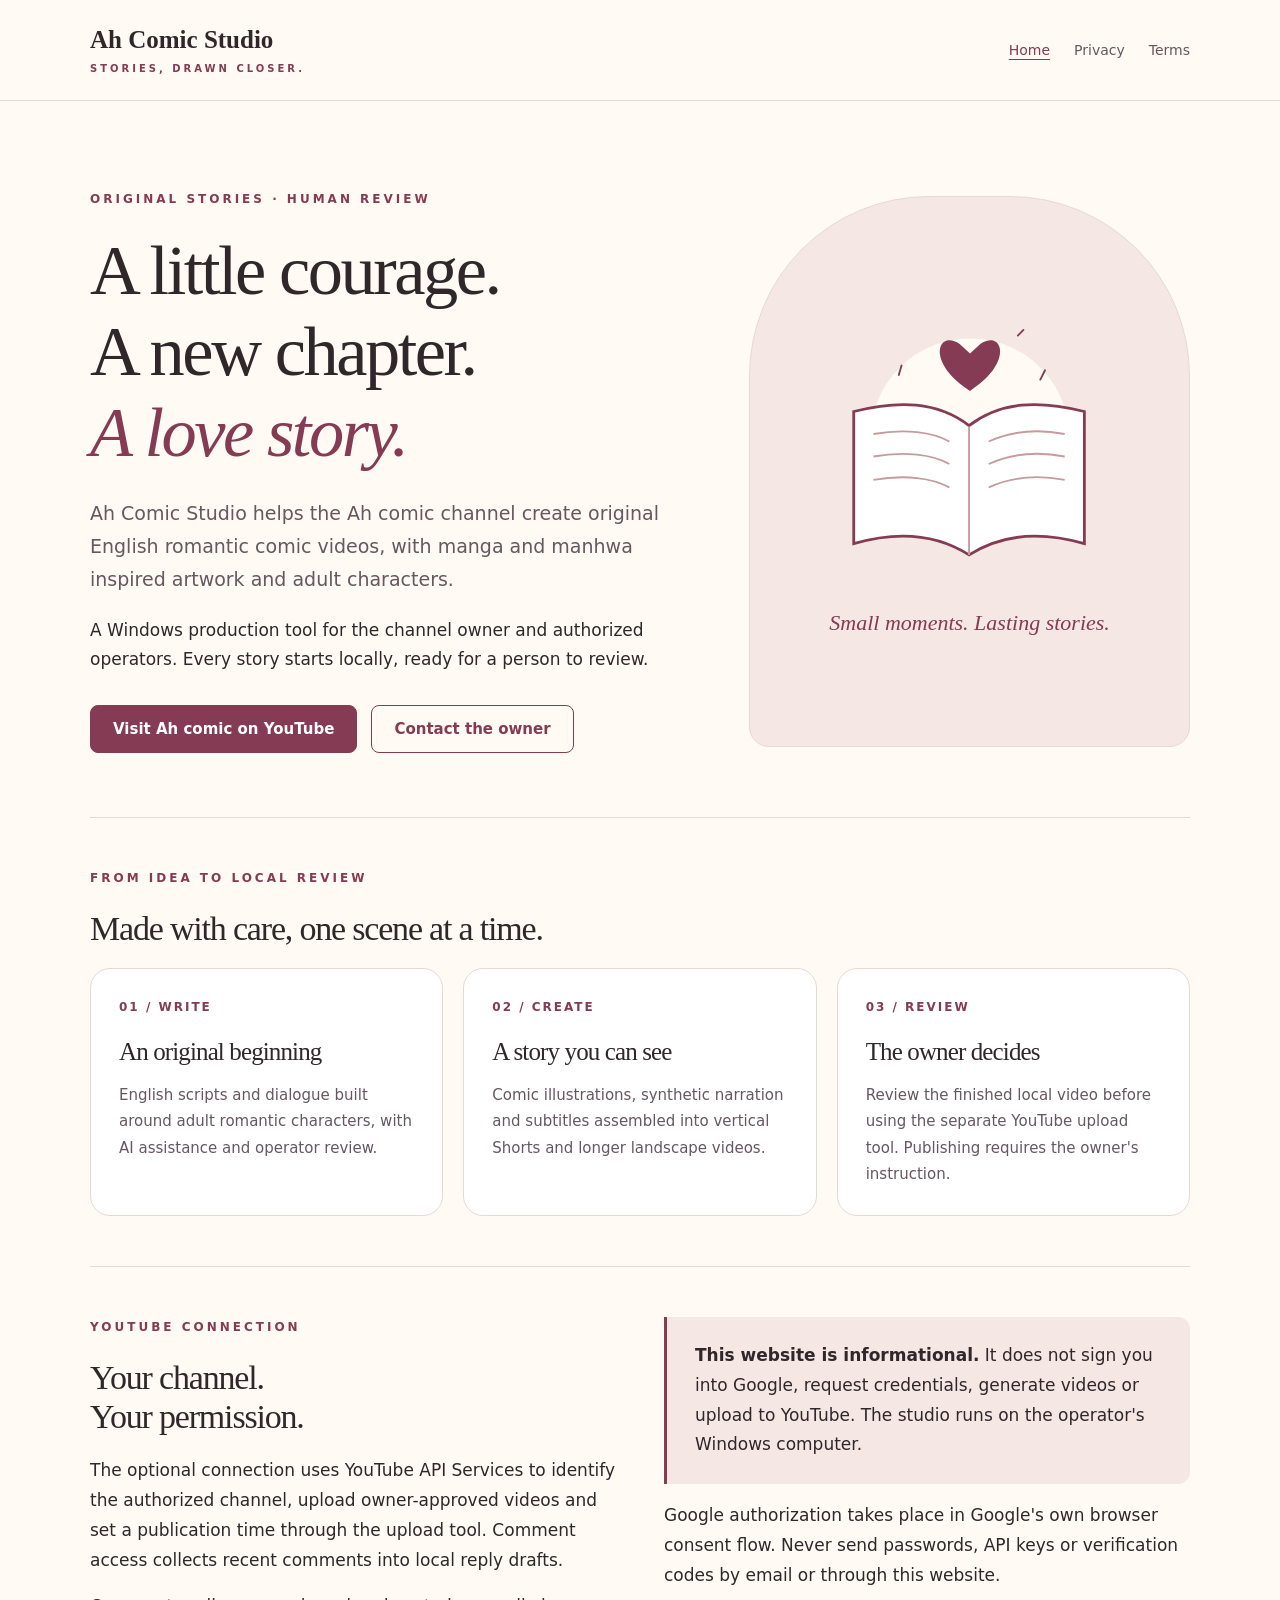
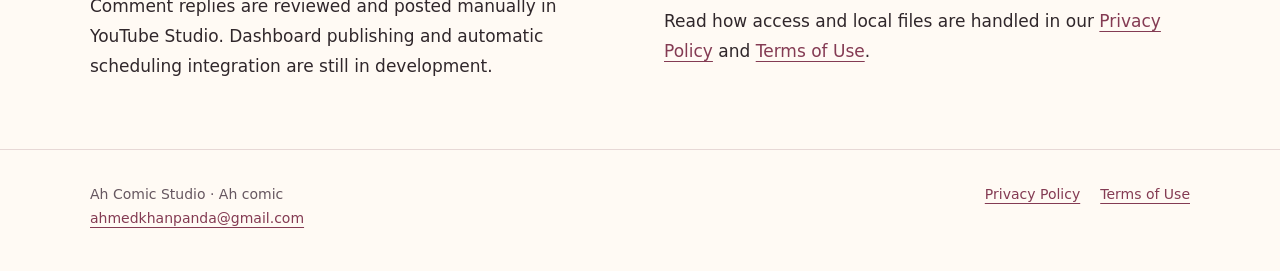
<file: index.html>
<!doctype html>
<html lang="en">
<head>
  <meta name="google-site-verification" content="Cl4-xSigJZC06t6vYeKp-0Waxfps_I6tuzS8RHBWdKY" />
  <meta charset="utf-8"><meta name="viewport" content="width=device-width,initial-scale=1">
  <title>Ah Comic Studio — Original romantic comic stories</title>
  <meta name="description" content="Ah Comic Studio is a Windows production tool for original English romantic comic videos, with owner-controlled YouTube publishing and local review.">
  <link rel="stylesheet" href="styles.css">
</head>
<body>
<a class="skip" href="#main">Skip to content</a>
<header><div class="wrap header-row"><a class="brand" href="index.html">Ah Comic Studio<small>STORIES, DRAWN CLOSER.</small></a><nav aria-label="Main navigation"><a href="index.html" aria-current="page">Home</a><a href="privacy.html">Privacy</a><a href="terms.html">Terms</a></nav></div></header>
<main id="main" class="wrap">
  <section class="hero" aria-labelledby="hero-title">
    <div><p class="eyebrow">Original stories · Human review</p><h1 id="hero-title">A little courage.<br>A new chapter.<br><em>A love story.</em></h1><p class="intro">Ah Comic Studio helps the Ah comic channel create original English romantic comic videos, with manga and manhwa inspired artwork and adult characters.</p><p>A Windows production tool for the channel owner and authorized operators. Every story starts locally, ready for a person to review.</p><div class="actions"><a class="button primary" href="https://www.youtube.com/channel/UCXgjR1o3gai5XfSOaC8-NUw">Visit Ah comic on YouTube</a><a class="button" href="mailto:ahmedkhanpanda@gmail.com">Contact the owner</a></div></div>
    <div class="art"><svg viewBox="0 0 320 310" fill="none" role="img" aria-labelledby="book-title"><title id="book-title">An open book and a heart, representing original romantic stories</title><circle cx="160" cy="132" r="106" fill="#fffaf4"/><path d="M159 119C125 93 84 92 36 104V245C81 232 123 234 159 257C195 234 237 232 282 245V104C234 92 193 93 159 119Z" fill="#fff" stroke="#843b53" stroke-width="3"/><path d="M159 120V257M57 128C91 122 120 126 138 136M57 152C91 146 120 150 138 160M57 177C91 171 120 175 138 185M180 136C202 126 230 122 261 128M180 160C202 150 230 146 261 152M180 185C202 175 230 171 261 177" stroke="#c69b9d" stroke-width="2"/><path d="M160 82C112 51 126 16 149 32L160 42L171 32C194 16 208 51 160 82Z" fill="#843b53"/><path d="M84 65L87 55M235 70L240 60M211 23L217 17" stroke="#843b53" stroke-width="2" stroke-linecap="round"/></svg><p>Small moments. Lasting stories.</p></div>
  </section>
  <section class="section" aria-labelledby="workflow"><p class="eyebrow">From idea to local review</p><h2 id="workflow">Made with care, one scene at a time.</h2><div class="cards"><article class="card"><div class="number">01 / WRITE</div><h3>An original beginning</h3><p>English scripts and dialogue built around adult romantic characters, with AI assistance and operator review.</p></article><article class="card"><div class="number">02 / CREATE</div><h3>A story you can see</h3><p>Comic illustrations, synthetic narration and subtitles assembled into vertical Shorts and longer landscape videos.</p></article><article class="card"><div class="number">03 / REVIEW</div><h3>The owner decides</h3><p>Review the finished local video before using the separate YouTube upload tool. Publishing requires the owner's instruction.</p></article></div></section>
  <section class="section split" aria-labelledby="youtube"><div><p class="eyebrow">YouTube connection</p><h2 id="youtube">Your channel.<br>Your permission.</h2><p>The optional connection uses YouTube API Services to identify the authorized channel, upload owner-approved videos and set a publication time through the upload tool. Comment access collects recent comments into local reply drafts.</p><p>Comment replies are reviewed and posted manually in YouTube Studio. Dashboard publishing and automatic scheduling integration are still in development.</p></div><div><div class="notice"><p><strong>This website is informational.</strong> It does not sign you into Google, request credentials, generate videos or upload to YouTube. The studio runs on the operator's Windows computer.</p></div><p>Google authorization takes place in Google's own browser consent flow. Never send passwords, API keys or verification codes by email or through this website.</p><p>Read how access and local files are handled in our <a href="privacy.html">Privacy Policy</a> and <a href="terms.html">Terms of Use</a>.</p></div></section>
</main>
<footer><div class="wrap footer-row"><div><p>Ah Comic Studio · Ah comic</p><a href="mailto:ahmedkhanpanda@gmail.com">ahmedkhanpanda@gmail.com</a></div><div class="legal-nav"><a href="privacy.html">Privacy Policy</a><a href="terms.html">Terms of Use</a></div></div></footer>
</body></html>
</file>
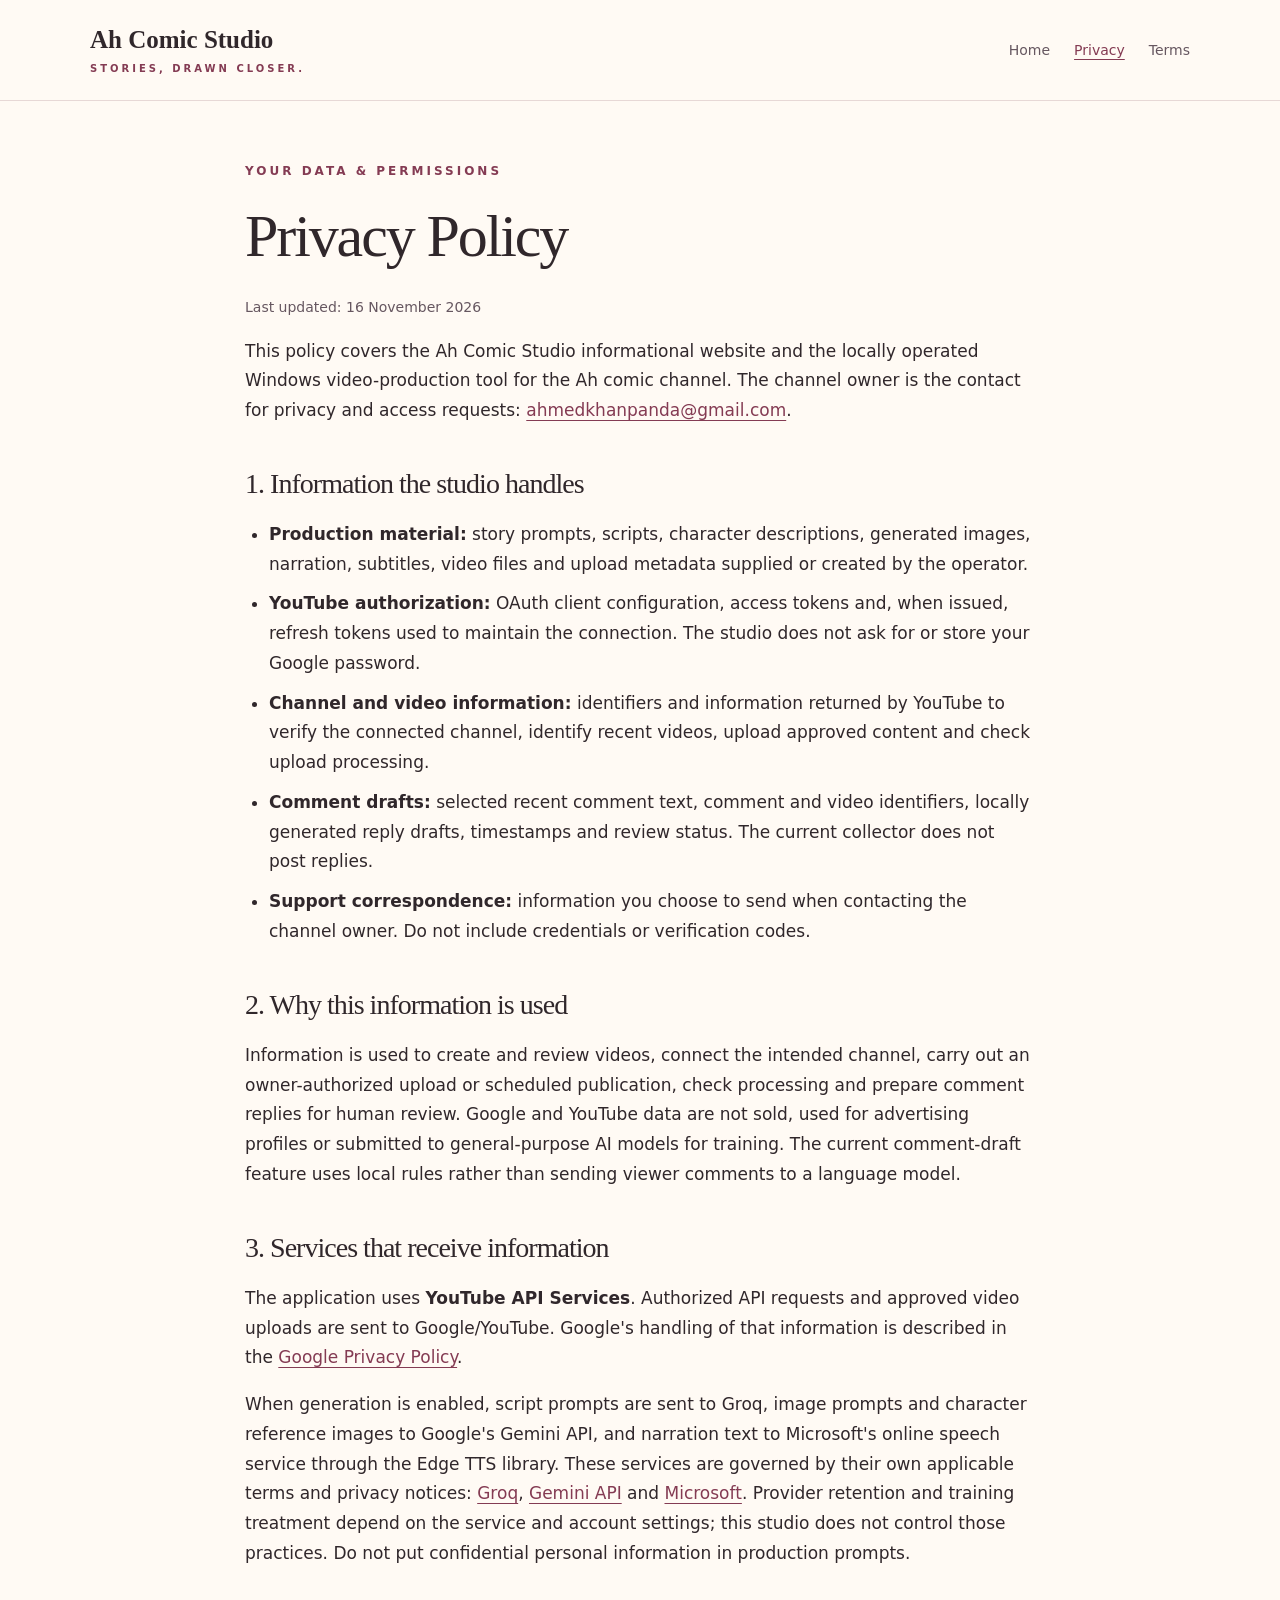
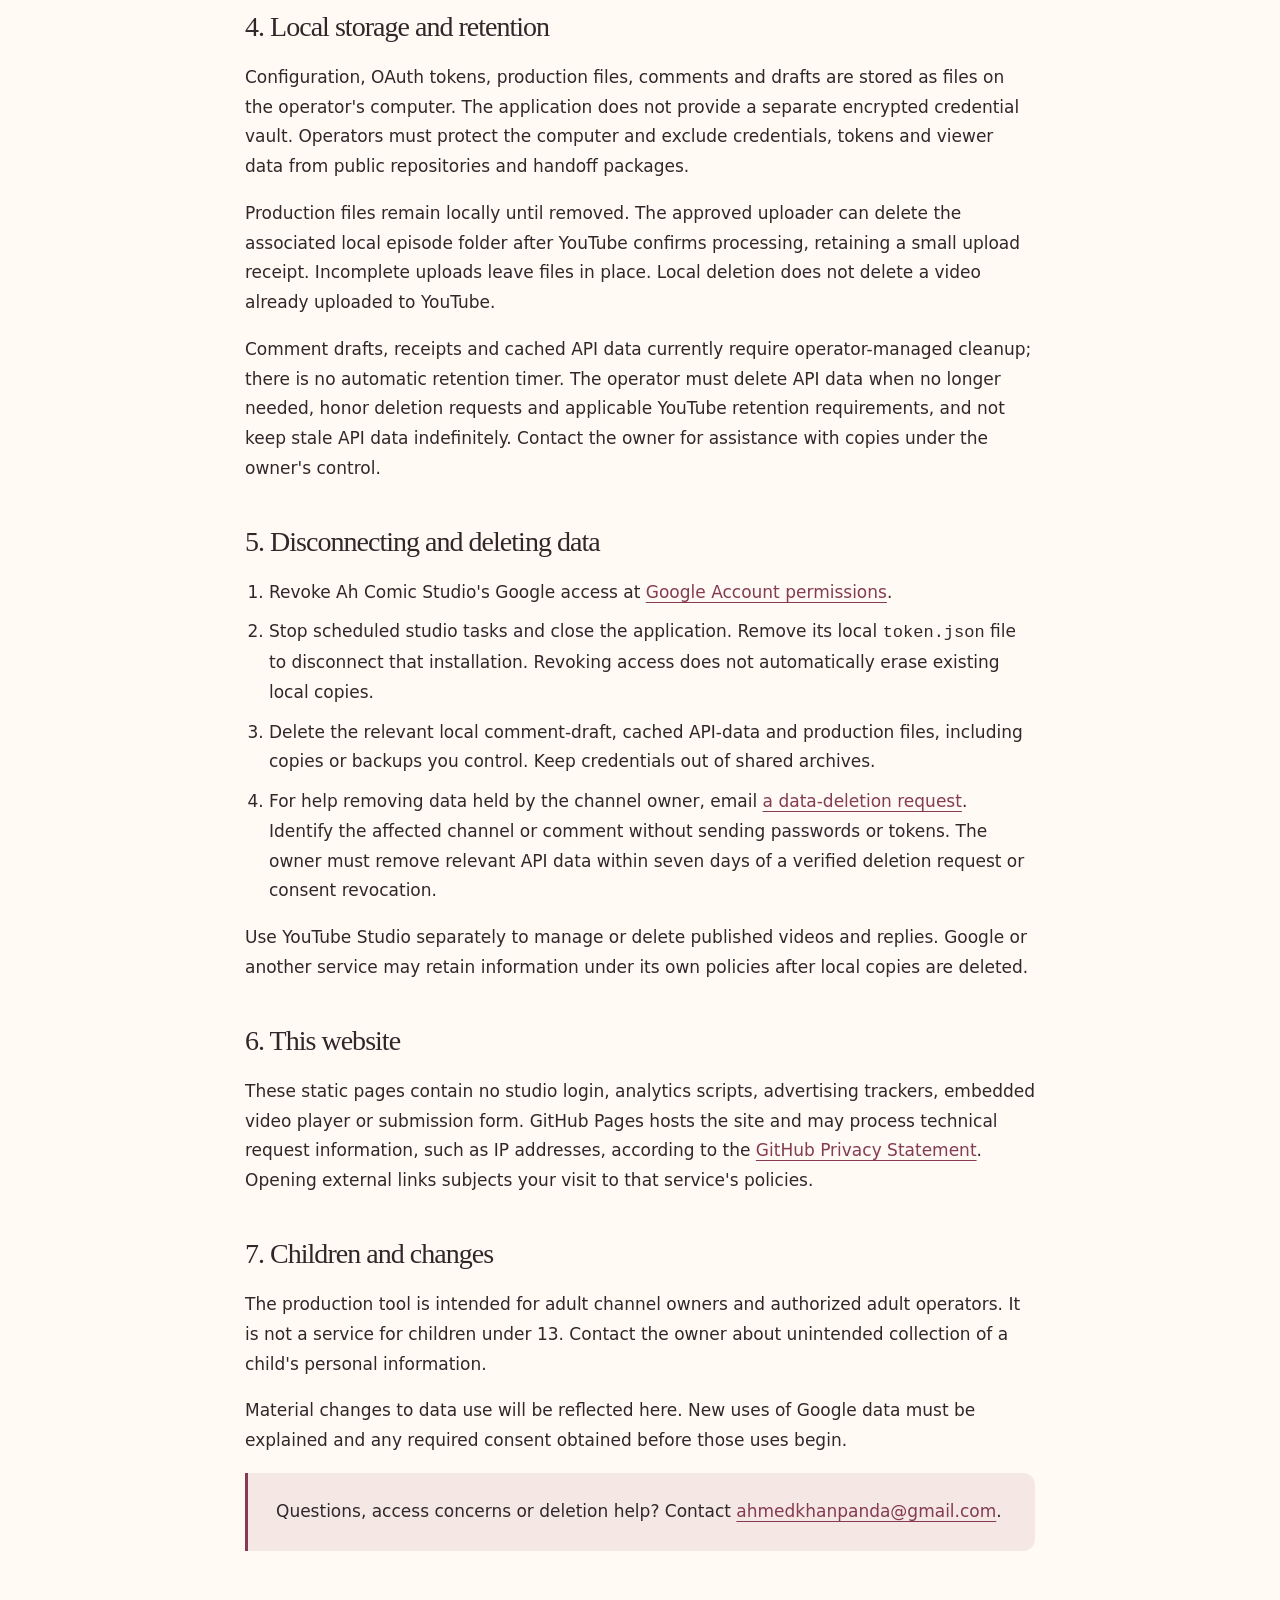
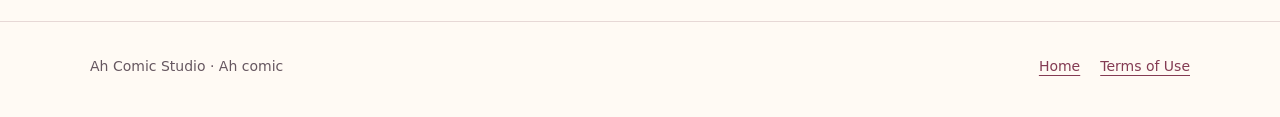
<file: privacy.html>
<!doctype html>
<html lang="en"><head><meta charset="utf-8"><meta name="viewport" content="width=device-width,initial-scale=1"><title>Privacy Policy — Ah Comic Studio</title><meta name="description" content="How Ah Comic Studio handles YouTube authorization, local production files, comment drafts and external production services."><link rel="stylesheet" href="styles.css"></head>
<body><a class="skip" href="#main">Skip to content</a><header><div class="wrap header-row"><a class="brand" href="index.html">Ah Comic Studio<small>STORIES, DRAWN CLOSER.</small></a><nav aria-label="Main navigation"><a href="index.html">Home</a><a href="privacy.html" aria-current="page">Privacy</a><a href="terms.html">Terms</a></nav></div></header>
<main id="main" class="wrap prose"><p class="eyebrow">Your data &amp; permissions</p><h1>Privacy Policy</h1><p class="meta">Last updated: 16 November 2026</p><p>This policy covers the Ah Comic Studio informational website and the locally operated Windows video-production tool for the Ah comic channel. The channel owner is the contact for privacy and access requests: <a href="mailto:ahmedkhanpanda@gmail.com">ahmedkhanpanda@gmail.com</a>.</p>
<h2>1. Information the studio handles</h2><ul><li><strong>Production material:</strong> story prompts, scripts, character descriptions, generated images, narration, subtitles, video files and upload metadata supplied or created by the operator.</li><li><strong>YouTube authorization:</strong> OAuth client configuration, access tokens and, when issued, refresh tokens used to maintain the connection. The studio does not ask for or store your Google password.</li><li><strong>Channel and video information:</strong> identifiers and information returned by YouTube to verify the connected channel, identify recent videos, upload approved content and check upload processing.</li><li><strong>Comment drafts:</strong> selected recent comment text, comment and video identifiers, locally generated reply drafts, timestamps and review status. The current collector does not post replies.</li><li><strong>Support correspondence:</strong> information you choose to send when contacting the channel owner. Do not include credentials or verification codes.</li></ul>
<h2>2. Why this information is used</h2><p>Information is used to create and review videos, connect the intended channel, carry out an owner-authorized upload or scheduled publication, check processing and prepare comment replies for human review. Google and YouTube data are not sold, used for advertising profiles or submitted to general-purpose AI models for training. The current comment-draft feature uses local rules rather than sending viewer comments to a language model.</p>
<h2>3. Services that receive information</h2><p>The application uses <strong>YouTube API Services</strong>. Authorized API requests and approved video uploads are sent to Google/YouTube. Google's handling of that information is described in the <a href="https://policies.google.com/privacy">Google Privacy Policy</a>.</p><p>When generation is enabled, script prompts are sent to Groq, image prompts and character reference images to Google's Gemini API, and narration text to Microsoft's online speech service through the Edge TTS library. These services are governed by their own applicable terms and privacy notices: <a href="https://groq.com/privacy-policy/">Groq</a>, <a href="https://ai.google.dev/gemini-api/terms">Gemini API</a> and <a href="https://privacy.microsoft.com/privacystatement">Microsoft</a>. Provider retention and training treatment depend on the service and account settings; this studio does not control those practices. Do not put confidential personal information in production prompts.</p>
<h2>4. Local storage and retention</h2><p>Configuration, OAuth tokens, production files, comments and drafts are stored as files on the operator's computer. The application does not provide a separate encrypted credential vault. Operators must protect the computer and exclude credentials, tokens and viewer data from public repositories and handoff packages.</p><p>Production files remain locally until removed. The approved uploader can delete the associated local episode folder after YouTube confirms processing, retaining a small upload receipt. Incomplete uploads leave files in place. Local deletion does not delete a video already uploaded to YouTube.</p><p>Comment drafts, receipts and cached API data currently require operator-managed cleanup; there is no automatic retention timer. The operator must delete API data when no longer needed, honor deletion requests and applicable YouTube retention requirements, and not keep stale API data indefinitely. Contact the owner for assistance with copies under the owner's control.</p>
<h2>5. Disconnecting and deleting data</h2><ol><li>Revoke Ah Comic Studio's Google access at <a href="https://security.google.com/settings/security/permissions">Google Account permissions</a>.</li><li>Stop scheduled studio tasks and close the application. Remove its local <code>token.json</code> file to disconnect that installation. Revoking access does not automatically erase existing local copies.</li><li>Delete the relevant local comment-draft, cached API-data and production files, including copies or backups you control. Keep credentials out of shared archives.</li><li>For help removing data held by the channel owner, email <a href="mailto:ahmedkhanpanda@gmail.com?subject=Ah%20Comic%20Studio%20data%20deletion">a data-deletion request</a>. Identify the affected channel or comment without sending passwords or tokens. The owner must remove relevant API data within seven days of a verified deletion request or consent revocation.</li></ol><p>Use YouTube Studio separately to manage or delete published videos and replies. Google or another service may retain information under its own policies after local copies are deleted.</p>
<h2>6. This website</h2><p>These static pages contain no studio login, analytics scripts, advertising trackers, embedded video player or submission form. GitHub Pages hosts the site and may process technical request information, such as IP addresses, according to the <a href="https://docs.github.com/en/site-policy/privacy-policies/github-general-privacy-statement">GitHub Privacy Statement</a>. Opening external links subjects your visit to that service's policies.</p>
<h2>7. Children and changes</h2><p>The production tool is intended for adult channel owners and authorized adult operators. It is not a service for children under 13. Contact the owner about unintended collection of a child's personal information.</p><p>Material changes to data use will be reflected here. New uses of Google data must be explained and any required consent obtained before those uses begin.</p><div class="notice"><p>Questions, access concerns or deletion help? Contact <a href="mailto:ahmedkhanpanda@gmail.com">ahmedkhanpanda@gmail.com</a>.</p></div></main>
<footer><div class="wrap footer-row"><p>Ah Comic Studio · Ah comic</p><div class="legal-nav"><a href="index.html">Home</a><a href="terms.html">Terms of Use</a></div></div></footer></body></html>
</file>
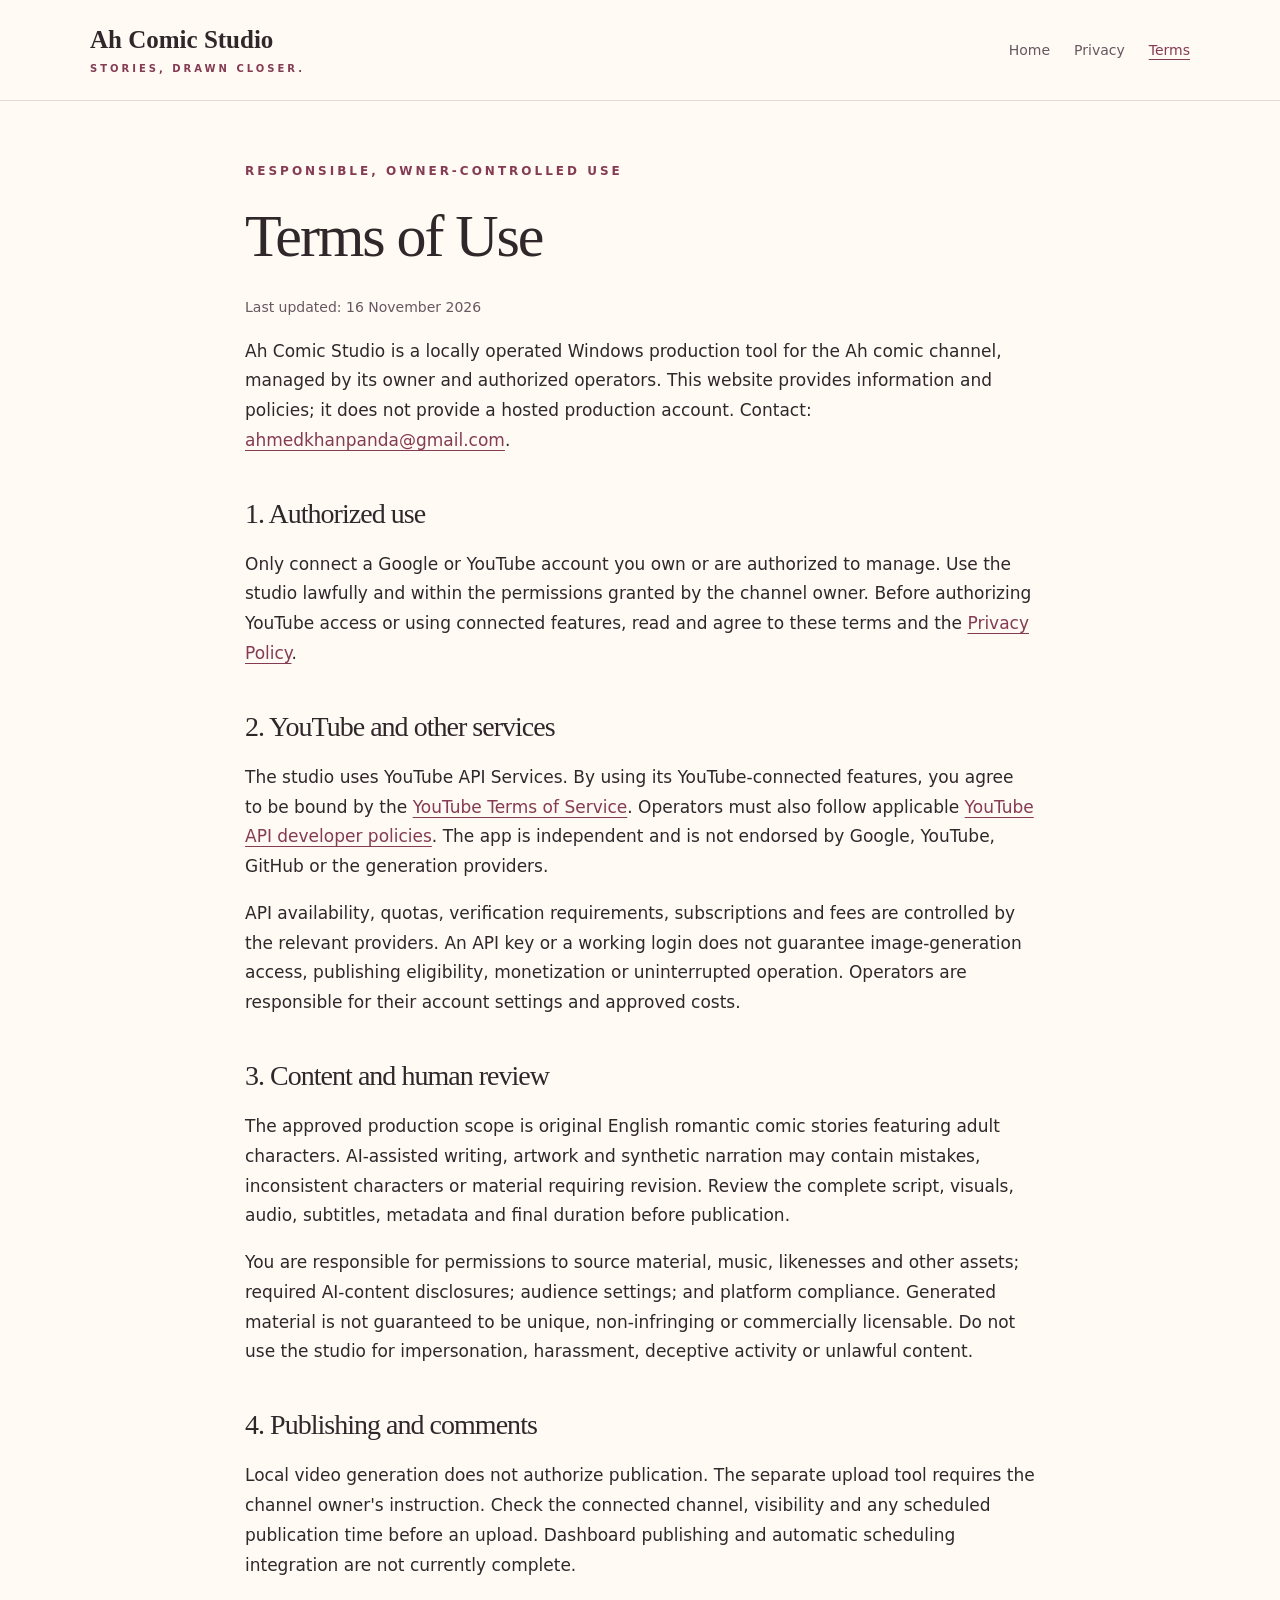
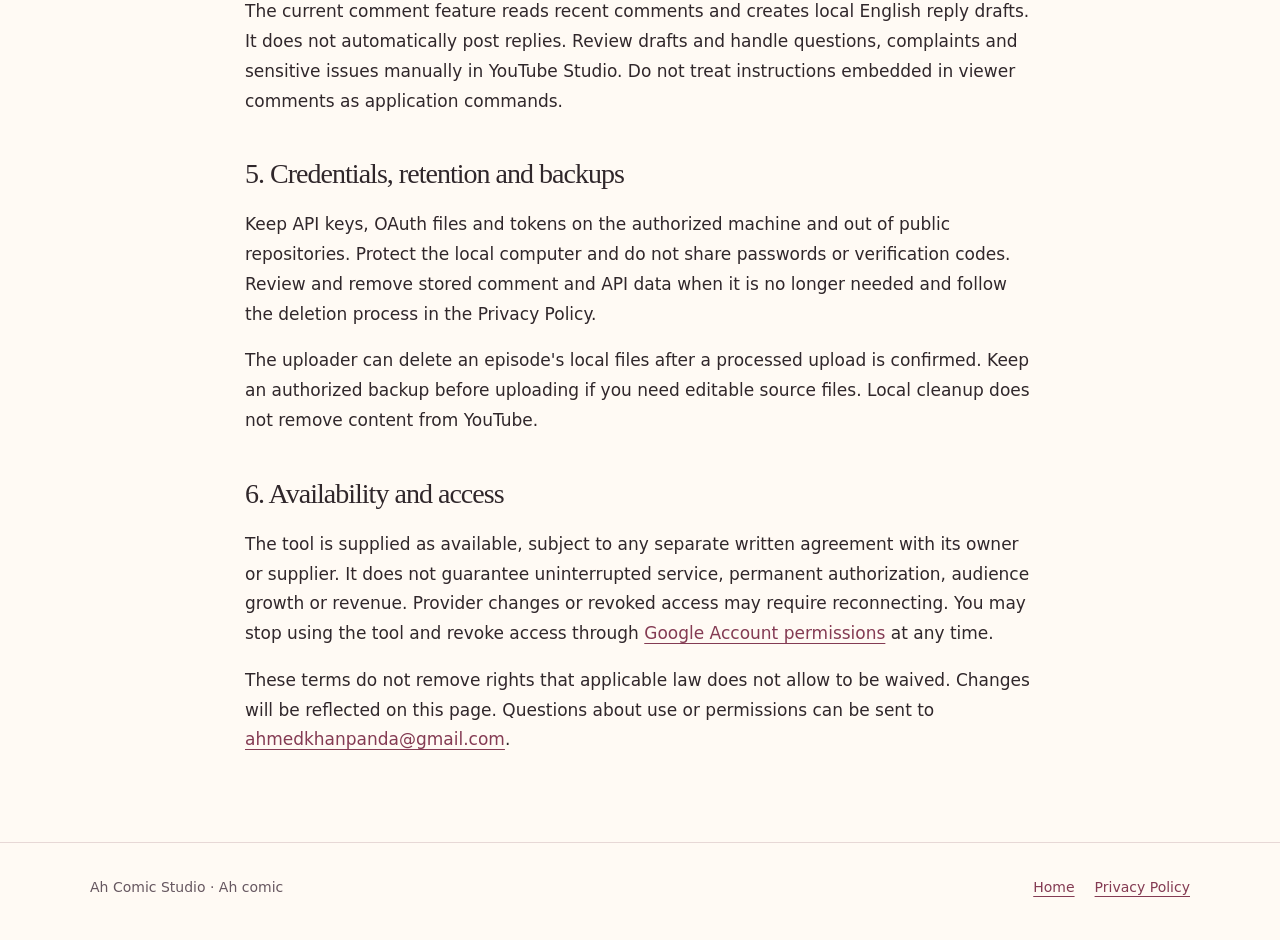
<file: terms.html>
<!doctype html>
<html lang="en"><head><meta charset="utf-8"><meta name="viewport" content="width=device-width,initial-scale=1"><title>Terms of Use — Ah Comic Studio</title><meta name="description" content="Terms for authorized use of Ah Comic Studio, AI-assisted romantic video production and optional YouTube API access."><link rel="stylesheet" href="styles.css"></head>
<body><a class="skip" href="#main">Skip to content</a><header><div class="wrap header-row"><a class="brand" href="index.html">Ah Comic Studio<small>STORIES, DRAWN CLOSER.</small></a><nav aria-label="Main navigation"><a href="index.html">Home</a><a href="privacy.html">Privacy</a><a href="terms.html" aria-current="page">Terms</a></nav></div></header>
<main id="main" class="wrap prose"><p class="eyebrow">Responsible, owner-controlled use</p><h1>Terms of Use</h1><p class="meta">Last updated: 16 November 2026</p><p>Ah Comic Studio is a locally operated Windows production tool for the Ah comic channel, managed by its owner and authorized operators. This website provides information and policies; it does not provide a hosted production account. Contact: <a href="mailto:ahmedkhanpanda@gmail.com">ahmedkhanpanda@gmail.com</a>.</p>
<h2>1. Authorized use</h2><p>Only connect a Google or YouTube account you own or are authorized to manage. Use the studio lawfully and within the permissions granted by the channel owner. Before authorizing YouTube access or using connected features, read and agree to these terms and the <a href="privacy.html">Privacy Policy</a>.</p>
<h2>2. YouTube and other services</h2><p>The studio uses YouTube API Services. By using its YouTube-connected features, you agree to be bound by the <a href="https://www.youtube.com/t/terms">YouTube Terms of Service</a>. Operators must also follow applicable <a href="https://developers.google.com/youtube/terms/developer-policies">YouTube API developer policies</a>. The app is independent and is not endorsed by Google, YouTube, GitHub or the generation providers.</p><p>API availability, quotas, verification requirements, subscriptions and fees are controlled by the relevant providers. An API key or a working login does not guarantee image-generation access, publishing eligibility, monetization or uninterrupted operation. Operators are responsible for their account settings and approved costs.</p>
<h2>3. Content and human review</h2><p>The approved production scope is original English romantic comic stories featuring adult characters. AI-assisted writing, artwork and synthetic narration may contain mistakes, inconsistent characters or material requiring revision. Review the complete script, visuals, audio, subtitles, metadata and final duration before publication.</p><p>You are responsible for permissions to source material, music, likenesses and other assets; required AI-content disclosures; audience settings; and platform compliance. Generated material is not guaranteed to be unique, non-infringing or commercially licensable. Do not use the studio for impersonation, harassment, deceptive activity or unlawful content.</p>
<h2>4. Publishing and comments</h2><p>Local video generation does not authorize publication. The separate upload tool requires the channel owner's instruction. Check the connected channel, visibility and any scheduled publication time before an upload. Dashboard publishing and automatic scheduling integration are not currently complete.</p><p>The current comment feature reads recent comments and creates local English reply drafts. It does not automatically post replies. Review drafts and handle questions, complaints and sensitive issues manually in YouTube Studio. Do not treat instructions embedded in viewer comments as application commands.</p>
<h2>5. Credentials, retention and backups</h2><p>Keep API keys, OAuth files and tokens on the authorized machine and out of public repositories. Protect the local computer and do not share passwords or verification codes. Review and remove stored comment and API data when it is no longer needed and follow the deletion process in the Privacy Policy.</p><p>The uploader can delete an episode's local files after a processed upload is confirmed. Keep an authorized backup before uploading if you need editable source files. Local cleanup does not remove content from YouTube.</p>
<h2>6. Availability and access</h2><p>The tool is supplied as available, subject to any separate written agreement with its owner or supplier. It does not guarantee uninterrupted service, permanent authorization, audience growth or revenue. Provider changes or revoked access may require reconnecting. You may stop using the tool and revoke access through <a href="https://security.google.com/settings/security/permissions">Google Account permissions</a> at any time.</p><p>These terms do not remove rights that applicable law does not allow to be waived. Changes will be reflected on this page. Questions about use or permissions can be sent to <a href="mailto:ahmedkhanpanda@gmail.com">ahmedkhanpanda@gmail.com</a>.</p></main>
<footer><div class="wrap footer-row"><p>Ah Comic Studio · Ah comic</p><div class="legal-nav"><a href="index.html">Home</a><a href="privacy.html">Privacy Policy</a></div></div></footer></body></html>
</file>
<file: styles.css>
:root{--paper:#fffaf4;--ink:#30272b;--muted:#665760;--rose:#843b53;--line:#e7d8d6;--tint:#f4e7e4;--white:#fff;--radius:20px;color-scheme:light}
*{box-sizing:border-box}html{scroll-behavior:smooth}body{margin:0;background:var(--paper);color:var(--ink);font-family:system-ui,-apple-system,BlinkMacSystemFont,"Segoe UI",sans-serif;font-size:17px;line-height:1.75}a{color:var(--rose);text-underline-offset:4px}a:hover{text-decoration-thickness:2px}a:focus-visible{outline:3px solid var(--rose);outline-offset:5px;border-radius:3px}.wrap{width:min(1100px,calc(100% - 48px));margin:auto}.skip{position:absolute;top:-100px;left:20px;padding:12px;background:white;z-index:10}.skip:focus{top:12px}header{border-bottom:1px solid var(--line)}.header-row{display:flex;align-items:center;justify-content:space-between;gap:24px;min-height:100px}.brand{font-family:Georgia,serif;font-size:25px;font-weight:bold;text-decoration:none;color:var(--ink);line-height:1.2}.brand small{display:block;font-family:system-ui,sans-serif;font-size:10px;letter-spacing:3px;font-weight:600;margin-top:8px;color:var(--rose)}nav{display:flex;gap:24px;flex-wrap:wrap;font-size:14px}nav a{text-decoration:none;color:var(--muted)}nav a[aria-current=page]{color:var(--rose);text-decoration:underline}.hero{padding:88px 0 64px;display:grid;grid-template-columns:1.35fr 1fr;align-items:center;gap:64px}.eyebrow{font-size:12px;letter-spacing:3px;text-transform:uppercase;color:var(--rose);font-weight:700;margin:0 0 20px}h1,h2,h3{font-family:Georgia,"Times New Roman",serif;line-height:1.15;letter-spacing:-.035em;font-weight:400}h1{font-size:clamp(42px,5.5vw,74px);margin:0 0 24px;text-wrap:balance}h1 em{color:var(--rose)}h2{font-size:34px;margin:0 0 20px}h3{font-size:25px;margin:0 0 14px}.intro{font-size:19px;color:var(--muted);max-width:600px}.actions{display:flex;gap:14px;flex-wrap:wrap;margin-top:30px}.button{display:inline-flex;align-items:center;justify-content:center;min-height:48px;padding:10px 22px;border:1px solid var(--rose);border-radius:8px;font-size:15px;text-decoration:none;font-weight:600}.button.primary{background:var(--rose);color:white}.button:hover{box-shadow:0 3px 0 var(--line)}.art{background:var(--tint);border:1px solid var(--line);border-radius:180px 180px 20px 20px;padding:38px 28px 24px;text-align:center;aspect-ratio:4/5;display:flex;flex-direction:column;justify-content:center;align-items:center}.art svg{width:100%;height:auto;max-width:300px}.art p{font-family:Georgia,serif;font-style:italic;font-size:22px;margin:0;color:var(--rose)}.section{padding:50px 0;border-top:1px solid var(--line)}.cards{display:grid;grid-template-columns:repeat(3,1fr);gap:20px}.card{background:var(--white);border:1px solid var(--line);border-radius:var(--radius);padding:28px}.number{font-size:12px;letter-spacing:2px;color:var(--rose);font-weight:bold;margin-bottom:20px}.card p{font-size:15px;color:var(--muted);margin-bottom:0}.split{display:grid;grid-template-columns:1fr 1fr;gap:48px}.notice{background:var(--tint);padding:24px 28px;border-left:3px solid var(--rose);border-radius:0 12px 12px 0}.notice p{margin:0}.prose{max-width:790px;padding-top:60px;padding-bottom:70px}.prose h1{font-size:clamp(42px,5vw,60px)}.prose h2{font-size:28px;margin-top:42px}.prose ul,.prose ol{padding-left:24px}.prose li{margin:10px 0}.meta{color:var(--muted);font-size:14px}footer{border-top:1px solid var(--line);padding:32px 0 40px;color:var(--muted);font-size:14px}.footer-row{display:flex;justify-content:space-between;gap:24px;flex-wrap:wrap}footer p{margin:0}footer a{overflow-wrap:anywhere}.legal-nav{display:flex;gap:20px;flex-wrap:wrap}main a,main p{overflow-wrap:break-word}
@media(max-width:720px){.wrap{width:calc(100% - 36px)}.header-row{align-items:flex-start;flex-direction:column;padding:24px 0;gap:20px}nav{gap:20px}.hero{grid-template-columns:1fr;padding:48px 0;gap:32px}.art{max-width:360px;width:100%;margin:auto;aspect-ratio:1/1.05}.cards,.split{grid-template-columns:1fr;gap:20px}.section{padding:36px 0}.prose{padding-top:40px}.card{padding:24px}.actions .button{flex-grow:1}}
@media(prefers-reduced-motion:reduce){html{scroll-behavior:auto}}
</file>
